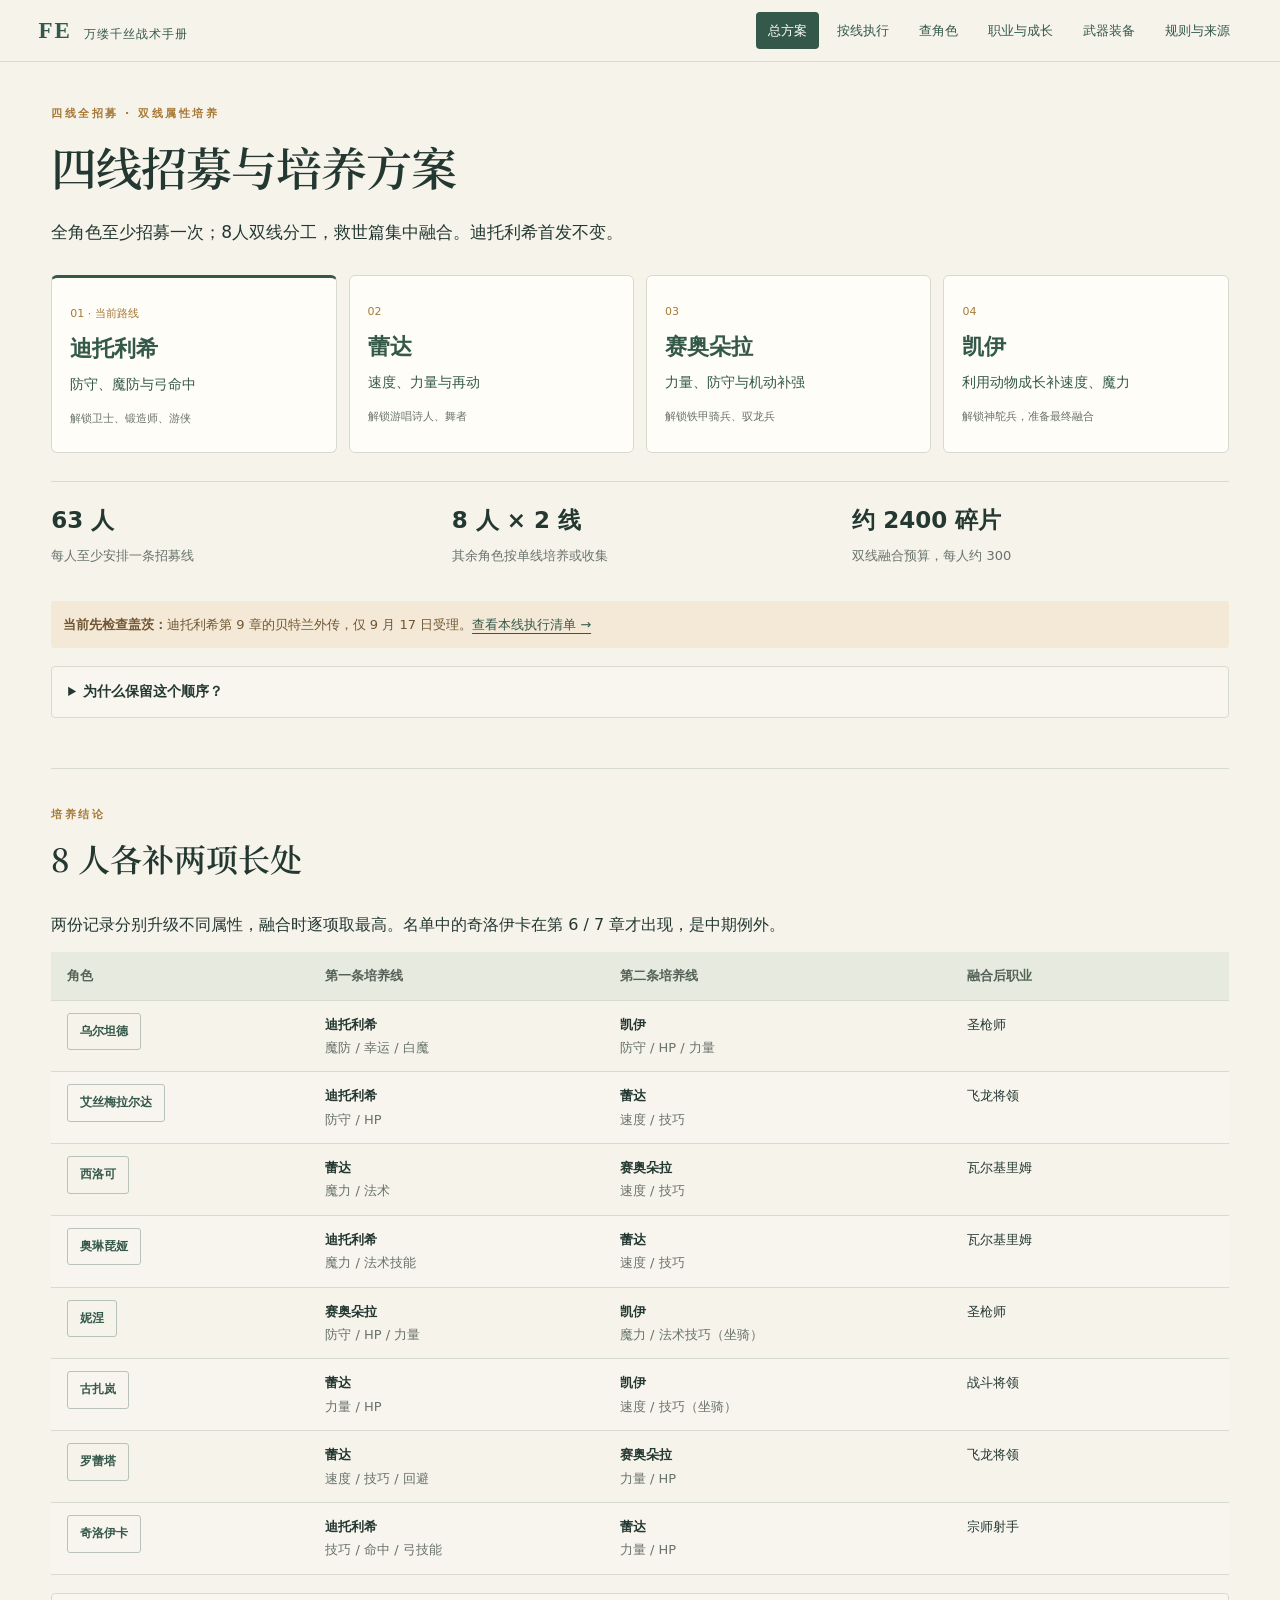
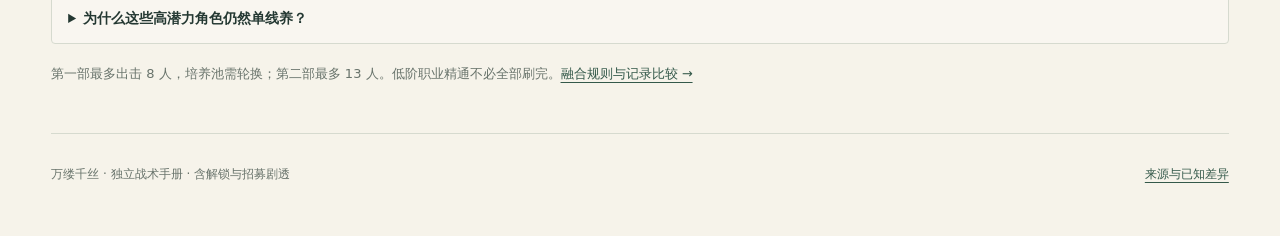
<file: index.html>
<!doctype html>
<html lang="zh-CN"><head><meta charset="utf-8"><meta name="viewport" content="width=device-width,initial-scale=1"><meta name="description" content="火焰纹章万缕千丝：63角色四线招募与培养、60职业和95武器。按解锁顺序执行的双线属性分工，附成长雷达与融合记录比较。"><title>万缕千丝 · 职业与武器实战图鉴</title><link rel="stylesheet" href="style.css"><script>document.documentElement.classList.add("js")</script></head><body>
<header><a class="brand" href="#intro">FE<span>万缕千丝战术手册</span></a><nav aria-label="主要导航"><a href="#intro" data-nav="overview">总方案</a><a href="#route-plan" data-nav="routes">按线执行</a><a href="#character-roster" data-nav="characters">查角色</a><a href="#classes" data-nav="classes">职业与成长</a><a href="#weapons" data-nav="weapons">武器装备</a><a href="#basics" data-nav="reference">规则与来源</a></nav></header>
<main><section id="intro" class="hero" data-page="overview"><p class="eyebrow">四线全招募 · 双线属性培养</p><h1>四线招募与培养方案</h1><p class="lead">全角色至少招募一次；8人双线分工，救世篇集中融合。迪托利希首发不变。</p>
<div class="order-cards">
<a href="#route-plan" data-open-route="hr2"><span>01 · 当前路线</span><h3>迪托利希</h3><p>防守、魔防与弓命中</p><small>解锁卫士、锻造师、游侠</small></a>
<a href="#route-plan" data-open-route="hr4"><span>02</span><h3>蕾达</h3><p>速度、力量与再动</p><small>解锁游唱诗人、舞者</small></a>
<a href="#route-plan" data-open-route="hr3"><span>03</span><h3>赛奥朵拉</h3><p>力量、防守与机动补强</p><small>解锁铁甲骑兵、驭龙兵</small></a>
<a href="#route-plan" data-open-route="hr1"><span>04</span><h3>凯伊</h3><p>利用动物成长补速度、魔力</p><small>解锁神鸵兵，准备最终融合</small></a></div>
<div class="overview-facts"><div><b>63 人</b><span>每人至少安排一条招募线</span></div><div><b>8 人 × 2 线</b><span>其余角色按单线培养或收集</span></div><div><b>约 2400 碎片</b><span>双线融合预算，每人约 300</span></div></div>
<p class="notice"><b>当前先检查盖茨：</b>迪托利希第 9 章的贝特兰外传，仅 9 月 17 日受理。<a href="#route-plan">查看本线执行清单 →</a></p>
<details><summary>为什么保留这个顺序？</summary><div class="detailbody"><p>迪线先取得防守与物理职业；蕾达线补速度和再动；女王线开放更完整的骑乘/飞行职业；凯伊最后利用动物友好成长。每条培养路径只用当时已解锁的职业。</p><p>把凯伊提早能提前开放神鸵兵，但其他路线不能直接复制他的动物培养条件；本方案没有足够收益要求改动你偏好的顺序。第一条线已升过的等级照常保留，后续向目标调整即可。</p></div></details>
</section>
<section id="multi-plan" data-page="overview"><div class="sectionhead"><div><p class="eyebrow">培养结论</p><h2>8 人各补两项长处</h2></div></div><p>两份记录分别升级不同属性，融合时逐项取最高。名单中的奇洛伊卡在第 6 / 7 章才出现，是中期例外。</p><div id="multiTable" class="tablewrap"></div>
<details><summary>为什么这些高潜力角色仍然单线养？</summary><div class="detailbody"><p><b>穆：</b>蕾达初始加入，个人技能已使有效力量、速度、技巧各50；其他线名声7—9，默认把经验集中在本线。<b>卡塔妮雅：</b>蕾达名声2，其他线7—10，适合本线飞行核心。<b>亚历珊德拉：</b>女王名声6但第8章出场，其他线也不够早。<b>努佐：</b>力量50、速度55很优秀，但凯伊第8章、女王第9章、蕾达第10章才出现，选凯伊单线。</p><p><b>谭利穆恩/爱娜特莉亚：</b>高成长并不改变他们第三部才入队、无法做四线早期融合的事实。<b>索绯雅：</b>治疗额外+10足够支持单线专职治疗，无需为成长总和重复刷她。</p></div></details>
<p class="quiet">第一部最多出击 8 人，培养池需轮换；第二部最多 13 人。低阶职业精通不必全部刷完。<a href="#fusion">融合规则与记录比较 →</a></p></section>
<section id="route-plan" data-page="routes"><div class="sectionhead"><div><p class="eyebrow">执行清单</p><h2>选择正在游玩的路线</h2></div></div>
<div class="route-tabs" id="routeTabs" role="tablist" aria-label="选择故事线"></div>
<div id="routeOverview"></div><div id="routeCoverage" class="quiet"></div>
<div class="execution-links"><a href="#deadlines">限时任务</a><a href="#unlock-order">职业解锁</a><a href="#character-roster">跨线查人</a></div><details id="unlock-order"><summary>本方案职业解锁时间表</summary><div class="detailbody"><div class="tablewrap"><table><thead><tr><th>当前阶段</th><th>需要解锁</th><th>后续可使用 / 不能使用</th></tr></thead><tbody>
<tr><td>① 迪托利希</td><td>名声6挑战取得卫士；强化战技10次取得锻造师；名声10挑战取得游侠。</td><td>本线游侠晚解锁，未取得时用剑客/侍道或狙击手过渡。不能提前用驭龙兵、神鸵兵。</td></tr>
<tr><td>② 蕾达</td><td>酒馆兴行「我想制作并推出新商品4」取得游侠/游唱诗人；第9章舞者的继承人支线给蕾达取得舞者。</td><td>可使用前线已取得的职业。飞行角色继续天翼兵，不能把后面的驭龙兵写进本线升级记录。</td></tr>
<tr><td>③ 赛奥朵拉</td><td>完成战备增强8项取得铁甲骑兵；14项取得驭龙兵；卫士已从迪线取得。</td><td>第二部前把飞行技能准备好；驭龙尚未取得时继续原中级职，不能提前用凯伊的神鸵兵。</td></tr>
<tr><td>④ 凯伊</td><td>卡斯托尔训练Lv.7取得神鸵兵；欧若拉Lv.8可取得驭龙兵；贝特兰Lv.10可取得游唱诗人（本方案已从蕾达取得）。</td><td>可用前三线取得的职业。优先捕获并提高友好，成长时必须真的配备兼容动物。</td></tr>
<tr><td>救世篇</td><td>第1区段后最上级；对应神殿复兴任务解锁部分职业；第4区段特殊资格开启神将。</td><td>最上级/神将仅作为融合后的终点，不倒灌进前面四线的培养路径。</td></tr>
</tbody></table></div></div></details>
<details id="deadlines"><summary>限时任务与隐藏角色前置</summary><div class="detailbody"><div class="tablewrap"><table><thead><tr><th>提前完成 / 指定路线</th><th>角色与实际招募</th><th>时限 / 操作</th></tr></thead><tbody>
<tr><td>迪线：贝特兰外传</td><td>盖茨；贝特兰（第三部）；其他路线的佩佩条件</td><td>第9章9月17日，仅当天。盖茨在第12章11月4日后找本人，支援3/名声10。</td></tr>
<tr><td>迪线：谭利穆恩外传</td><td>乌修拉（迪名声7/支援3）；谭利穆恩（第三部）</td><td>9月17—19日第一段；10月1—12日后续段。不要只看到初次出现就当作已完成外传。</td></tr>
<tr><td>迪或蕾达：亡妹的饰品支线</td><td>齐利科、内森（第二部）</td><td>第一部第9章检查「亡妹的饰品」。第二部手动打第2章击败齐利科；之后内森登场时由齐利科击败。两站的正式加入章编号在资料中不一致，操作条件一致。</td></tr>
<tr><td>蕾达：爱娜特莉亚外传</td><td>沙兰（蕾达名声8/支援3）；爱娜特莉亚（第三部）</td><td>第10章10月5—17日；完成后分别检查沙兰交涉及第三部第2区段合流。</td></tr>
<tr><td>女王：欧露赫露外传</td><td>迪雅各（女王名声8/支援2）；欧露赫露（第三部）</td><td>女王第12章10月18—27日；其他路线也可做，指定女王是收集分工。</td></tr>
<tr><td>女王：贝特兰外传</td><td>佩佩（女王名声7/支援2）</td><td>第11章9月17—25日；这使佩佩虽名声7也属于后期，不当早期核心。</td></tr>
<tr><td>第三部救援任务</td><td>盛托利翁</td><td>第2区段完成「盛托利翁的救援请求」并与本人对话，地点以任务追踪为准。</td></tr>
<tr><td>完成女王线；第三部第5区段</td><td>库拉普卡</td><td>在第5区段战斗让其活下来，第6区段加入；女王线前置尚有来源保留措辞，本方案全部完成以覆盖它。</td></tr>
<tr><td>序幕/救世篇固定故事</td><td>救世主、红花、特洛伊亚；亚丝望、塔霍尼雅</td><td>前三者为主角/序幕同伴，后两者第三部第5区段加入，无四线支援/名声门槛。</td></tr>
</tbody></table></div></div></details><div class="filters"><label>筛选角色<input id="recruitSearch" placeholder="中/日/英文名、职责或培养目标"></label><label>名单<select id="recruitMode"><option value="planned">本方案需要招募</option><option value="available">本线全部可招</option><option value="training">本线重点培养</option><option value="unfinished">本方案尚未勾选招募</option></select></label><label>排序<select id="recruitSort"><option value="timing">已知章节下限</option><option value="reputation">名声门槛</option><option value="appearance">初次出场章节</option></select></label><label>显示<select id="recruitView"><option value="table">路线执行表</option><option value="cards">详细卡片</option></select></label></div>
<p class="quiet">章节下限＝已知出场与外传条件中较晚的一项；还需达到名声、支援和交涉条件。它不保证当章即可入队。晚入队从当前可认证阶段开始，无需回刷低阶。</p><p id="recruitCount" class="quiet" aria-live="polite"></p><div id="recruitExecution" class="tablewrap"></div><div id="recruitCards" class="cards"></div></section>
<section id="character-roster" data-page="characters"><div class="sectionhead"><div><p class="eyebrow">角色检索</p><h2>查招募条件与跨线分工</h2></div></div>
<div class="filters"><label>查找角色<input id="rosterSearch" placeholder="名字、潜力、角色定位"></label><label>显示<select id="rosterScope"><option value="all">全部63角色</option><option value="multi">8个双线培养</option><option value="single">单线培养 / 收集</option><option value="late">第二部 / 第三部 / 序幕</option><option value="missing">尚未勾选招募</option></select></label></div><p id="coverageCount" class="quiet" aria-live="polite"></p><div id="rosterPicker" class="roster-picker" aria-label="角色搜索结果"></div><div id="personDetail"></div><details id="all-routes-matrix"><summary>展开四线招募对照表 · 63 人</summary><div class="tablewrap" id="rosterMatrix"></div></details><details id="tierOverview" class="px-overview"><summary>三位UP档位总览</summary></details></section>
<section id="late-recruits" data-page="characters"><div class="sectionhead"><div><p class="eyebrow">后期招募</p><h2>序幕、战争篇与救世篇角色</h2></div></div>
<details><summary>展开 13 名后期 / 特殊阶段角色</summary><div id="lateCards" class="cards"></div></details></section>
<section id="classes" data-page="classes"><div class="sectionhead"><div><p class="eyebrow">职业查询</p><h2>职业图鉴与转职条件</h2></div></div><p>转职通常没有固定前置职业：看考试许可、技能等级与解锁条件。主要技能须满足，选择技能任选其一；理想等级是参考，不是硬门槛。</p>
<div class="tierline"><span>起始<b>2职</b></span><span>初级<b>5职 · 理想Lv.5</b></span><span>中级<b>12职 · Lv.20</b></span><span>上级<b>17职 · Lv.35</b></span><span>最上级<b>16职 · Lv.45</b></span><span>神将<b>8职 · 特殊资格</b></span></div><p class="quiet">普通初/中/上级门槛分别为名声1/4/8；特殊职业按各自任务开放。最上级通常在救世篇第1区段完成后开放。一个路线解锁的职业可供其他路线使用，不能简单称为“永久路线专属”。</p>
<details><summary>查看培养路线与“继承”的正确理解</summary><div class="detailbody"><p>转职不等于沿箭头自动升级。下表按职责与技能投入安排；所有职业的真实考试要求见下方卡片，<b>主要技能要满足；选择技能选其一</b>。精通是带走技能，认证是取得转职资格，两者独立。</p><div class="tablewrap"><table><thead><tr><th>工作</th><th>入门与中级</th><th>上级</th><th>后期方向</th><th>为什么这样走</th></tr></thead><tbody>
<tr><td>高速剑</td><td>猎兵/斗士 → 剑客</td><td>侍道</td><td>刀剑将领 → 刃辉神将</td><td>集中剑术、速度与必杀；力量不足可借土匪/勇士阶段补强。</td></tr>
<tr><td>力量输出</td><td>斗士 → 土匪</td><td>勇士</td><td>战斗将领 → 永霸神将</td><td>剑斧拳共享投入；选择战技和命中支援比单看斧威力重要。</td></tr>
<tr><td>专职射手</td><td>猎兵 → 弓箭手</td><td>狙击手</td><td>宗师射手</td><td>把命中集中到长射程、克飞行任务；不必硬转神将。</td></tr>
<tr><td>剑弓游击</td><td>猎兵 → 恶棍</td><td>游侠</td><td>探影者 → 绝祸神将</td><td>速度、开锁与武器灵活性；与纯弓命中路线区分。</td></tr>
<tr><td>骑射</td><td>猎兵 → 弓箭手/战车兵</td><td>森林骑士</td><td>弓骑士</td><td>需要兼修马术；战车无法回避，不能当普通回避骑射手。</td></tr>
<tr><td>物理盾</td><td>士兵 → 重装步兵</td><td>巨型重甲兵</td><td>要塞；另修马术走英勇骑士</td><td>守窄口、物理诱敌；魔法防线仍需其他队友。</td></tr>
<tr><td>枪与治疗</td><td>士兵 → 轻骑兵等练枪</td><td>卫士</td><td>圣枪师 → 岚枪神将</td><td>枪术为主，靠职业权限补白魔支援。</td></tr>
<tr><td>机动近战</td><td>飞鸵兵/士兵 → 轻骑兵/骑甲鸵兵</td><td>荣光骑士；铁甲骑兵</td><td>奥利哈铁骑/英勇骑士 → 烈骏神将</td><td>骑乘并非一条固定树，按地图地形与耐久需求分流。</td></tr>
<tr><td>飞行突击</td><td>女性可天翼兵；其他角色兼修飞行</td><td>驭龙兵</td><td>飞龙将领；女性可圣天翼兵</td><td>提前准备飞行技能；注意克飞行攻击。</td></tr>
<tr><td>黑魔输出</td><td>诅咒师 → 萨满巫师</td><td>先知</td><td>德鲁伊 → 圣转神将</td><td>先看角色魔法表；后期转职可能失去白魔权限。</td></tr>
<tr><td>治疗/魔骑</td><td>诅咒师 → 牧师</td><td>主教/游唱诗人</td><td>贤士/瓦尔基里姆 → 圣转神将</td><td>次数、回复加成与移动范围影响救人效率。</td></tr>
<tr><td>拳与白魔</td><td>斗士 → 斗拳手</td><td>勇士等过渡</td><td>武僧 → 破拳神将</td><td>提前练白魔；物理拳与魔法手甲按个人能力选择。</td></tr>
<tr><td>混合攻击</td><td>物理/法术起点均可</td><td>锻造师/神鸵兵</td><td>高阶墓志铭等</td><td>斧黑魔、骑乘黑魔、剑黑魔各有权限组合，培养成本更高。</td></tr>
<tr><td>再动</td><td>蕾达第9章支线解锁</td><td>舞者</td><td>神乐神将；也可继续舞者</td><td>把行动送给当前最需要行动的队友，比舞者自身输出更重要。</td></tr>
<tr><td>战象</td><td>提前练马术</td><td>救世篇解锁战象兵</td><td>特殊职责，不是必须再升一阶</td><td>坐骑、冲撞与无法回避机制独立评估。</td></tr></tbody></table></div></div></details>
<div class="filters"><label>查找职业<input id="classSearch" placeholder="名称、定位、武器，例如：白魔术"></label><label>层级<select id="tier"><option value="">所有层级</option><option value="0">起始</option><option value="1">初级</option><option value="2">中级</option><option value="3">上级</option><option value="4">最上级</option><option value="5">神将</option></select></label><label>装备权限<select id="permission"><option value="">所有权限</option><option>剑术</option><option>枪术</option><option>斧术</option><option>箭术</option><option>格斗术</option><option>黑魔术</option><option>白魔术</option></select></label></div><p id="classCount" class="quiet" aria-live="polite"></p><div id="classCards" class="cards"></div></section>
<section id="growth" data-page="classes"><div class="sectionhead"><div><p class="eyebrow">数据比较</p><h2>职业成长加成</h2></div></div><p>图中是<b>职业成长加成（百分点）</b>，不是角色总成长，也不是立刻增加的属性。例如个人力量40% + 职业15个百分点 = 升级力量成长55%。连续20级带来的职业贡献期望为3点，并非保证获得3点。</p><div class="filters"><label>数值来源<select id="growthSource"><option value="growth">Game8 日文职业页</option><option value="alternative">GameWith 职业表</option></select></label><label>职业 A<select id="compare0"></select></label><label>职业 B<select id="compare1"></select></label><label>职业 C<select id="compare2"></select></label></div><div class="comparegrid"><div id="radar"></div><div><div id="legend"></div><div class="tablewrap" id="growthTable"></div><p class="quiet">统一坐标范围 -20 至 +35；虚线圈为0，负成长不会被截成0。雷达面积不是“强度”。移动、魔法权限和再动不在图内。</p><div id="growthWarn" class="notice"></div></div></div><details><summary>成长率与立即能力补正有什么区别？</summary><div class="detailbody"><p>成长加成影响升级时获得属性的概率；职业能力补正是穿上该职业立即加减的属性，转走通常随之改变。不要把“力量+3的职业补正”当作“力量成长+3%”。职业卡片展开后列出这两种数据。</p><p>公开攻略对23个职业存在至少一项数值分歧，部分集中在速度/技巧。这里同时保留两套完整来源，<b>没有用平均值伪造精确答案</b>。没有游戏实测或官方数据表裁决前，不宜据争议的5个百分点规划不可逆培养。</p></div></details></section>
<section id="weapons" data-page="weapons"><div class="sectionhead"><div><p class="eyebrow">装备决策</p><h2>武器采购与保留建议</h2></div></div><details><summary>五类武器的定位与职业适配</summary><div class="tablewrap"><table><thead><tr><th>类别</th><th>核心定位</th><th>适合职业/能力</th><th>需要补的短板</th></tr></thead><tbody>
<tr><td>剑</td><td>通常轻、准；追击伤害有加成，适合双击。雷电剑等补魔法攻击面。</td><td>剑客/侍道/刀剑将领；剑弓游击；高魔力混合职用雷电剑。</td><td>高防敌靠特效或魔法剑，不能只用铁剑硬磨。</td></tr>
<tr><td>枪</td><td>对骑兵，标枪补1—2格；兼顾输出与前线。</td><td>骑兵、枪盾、飞行；卫士/圣枪师可兼治疗。</td><td>重量、命中与是否失去追击；特殊枪的魔法战技要看魔力。</td></tr>
<tr><td>斧</td><td>高威力、最低伤害保障（命中时至少5）；破甲/克骑工具多。</td><td>土匪/勇士/战斗将领；锻造师可发挥魔法战技。</td><td>常较重且低命中。神击巨额伤害不等于稳定输出。</td></tr>
<tr><td>弓</td><td>克飞行、常规2格；短弓补1格、长弓战技扩射程。</td><td>狙击手/宗师射手补命中；游侠、骑射、战车按机动与反击需求选。</td><td>普通弓无法贴身反击；战弓重而不准；风弓不自动变魔法伤害。</td></tr>
<tr><td>手甲</td><td>轻量、近身、回避；远程圈轮与魔法手甲大幅改变用途。</td><td>斗拳手/战斗将领；武僧/破拳神将适合魔法拳与白魔。</td><td>本作不能照搬“拳套必定两连击”；魔法拳需魔力，物理拳需力量。</td></tr>
<tr><td>黑/白魔术</td><td>黑魔偏输出、白魔偏治疗支援；具体功能依角色魔法表。</td><td>对应法职与混合职；同时满足角色学习和职业权限。</td><td>不是下方商店武器的第六类；不同角色不能直接照抄同一法术方案。</td></tr></tbody></table></div>
</details><div class="callout">弓的快速判断：短弓补近身反击；长弓靠战技打3—5格；风弓适合轻量回避；亚革杰之弓偏控制；卡拉的弓提供3—10格战技。<b>先解答你的弓例子：</b>短弓＝贴身攻防工具，建议留1；长弓＝3—5格战技，建议留1；风弓＝轻量回避构筑，按需求买；亚革杰之弓＝低命中的双重控制，不是通用神器；卡拉的弓＝3—10格战技，是另一件有明显战略价值的奖励弓。</div>
<div class="filters"><label>查找武器<input id="weaponSearch" placeholder="名称、用途、获取，如：风弓、克重装"></label><label>种类<select id="weaponType"><option value="">五类全部</option><option>剑</option><option>枪</option><option>斧</option><option selected>弓</option><option>手甲</option></select></label><label>建议<select id="priority"><option value="">所有建议</option><option>优先留1</option><option>按构筑</option><option>剧情保留</option><option>普通补给</option></select></label><label class="check"><input type="checkbox" id="onlySaved">仅看我的采购/保留清单</label></div><p class="quiet">“优先留1”是条件性建议，不代表每条路线都必须立刻花钱。“剧情保留”表示有独特用途或升级关联，不等于已证实永久错过。收藏仅保存在当前浏览器。</p><p id="weaponCount" class="quiet" aria-live="polite"></p><div id="weaponCards" class="cards"></div></section>
<section id="gear" data-page="weapons"><div class="sectionhead"><div><p class="eyebrow">盾与饰品</p><h2>盾、饰品与消耗品</h2></div></div><p>下表列出常用盾、饰品与消耗品的效果和用途；数值来源见「规则与来源」。</p><div class="tablewrap"><table><thead><tr><th>装备</th><th>效果 / 重量</th><th>战术判断</th></tr></thead><tbody>
<tr><td>木制盾 / 青铜盾 / 铁盾 / 达·米纳盾</td><td>防守+1/+2/+3/+4；重2/3/4/5</td><td>稳定减物理伤害，但别因重量丢追击或被追击；不是越高级越适合每人。</td></tr>
<tr><td>除魔盾 / 封魔盾</td><td>防守+1，魔防+2/+5；重3/4</td><td>补法术生存的工具；适合前排需接少量魔法时换用。</td></tr>
<tr><td>魔道之杖</td><td>魔力+3；重3</td><td>高魔力攻击者或治疗者考虑，仍检查攻速。</td></tr>
<tr><td>治愈之杖</td><td>魔法治疗量+10；重3</td><td>更直接提高救人能力，纯治疗者常比堆攻击更有用。</td></tr>
<tr><td>疾风戒指 / 幻影戒指</td><td>速度+3、重2 / 回避+5、重3</td><td>净攻速与净回避需要连重量一起算，不是面板写+3就净多3攻速。</td></tr>
<tr><td>巨人戒指</td><td>体格+4，回避-20；重0</td><td>帮助负担重武器，适合不靠回避的角色；高速闪避者谨慎。</td></tr>
<tr><td>射手戒指 / 猎人戒指</td><td>命中+5、重3 / 必杀+3、重4</td><td>关键补刀优先稳定命中，低幅随机必杀不是安全保障。</td></tr>
<tr><td>猎毒宝珠</td><td>对中毒敌伤害×1.3；重15</td><td>毒队爆发联动，重量极高；先算是否因此失去追击。</td></tr>
<tr><td>破剑者 / 破枪者 / 破斧者 / 破弓者护符</td><td>对对应武器敌人命中、回避+15；重4</td><td>根据下一张地图敌军配装，专门对策比泛用小饰品更明确。</td></tr>
<tr><td>挑战宝珠</td><td>双方武器类型相同，攻击+3；重5</td><td>看敌军构成，满足条件才有收益。</td></tr>
<tr><td>祝胜宝珠 / 至福之舌</td><td>击杀后小/中幅自疗；重3/8；舌有诅咒1</td><td>收割角色可续航；后者的诅咒和重量须额外评估。</td></tr>
<tr><td>混乱面具 / 疯狂面具</td><td>对混乱敌伤害×1.5、诅咒1、重3 / 自身混乱时回避+30</td><td>异常状态构筑件；没有可控混乱来源时不值得硬凑。</td></tr>
<tr><td>魅惑面具</td><td>以魅力÷2%的概率使敌命中-20</td><td>魅力构筑防守件，概率减伤不能承担必定存活的任务。</td></tr>
<tr><td>轰炎 / 迅雷 / 翠岚宝珠</td><td>战技：30%命中+20 / 10%伤害×1.5 / 30%回避+20；均重5</td><td>是概率上限，不是稳定基础。不要把触发后命中当作平时命中。</td></tr>
<tr><td>奇迹 / 追击 / 风来 / 精灵宝珠</td><td>3%免伤 / 5%追加追击 / 5%免被追击 / 受魔法时30%回避+20；均重5</td><td>低概率收益通常低于稳定配置；没有触发也能活才可依赖。</td></tr>
<tr><td>加护之露 / 安宁之露</td><td>至下一阶段伤害减半 / 免受必杀；各耐久1</td><td>高风险回合的消耗品，适合解决明确的生存门槛。</td></tr>
</tbody></table></div></section>
<section id="basics" data-page="reference"><div class="sectionhead"><div><p class="eyebrow">基本规则</p><h2>理解培养与装备的四条规则</h2></div></div><div class="explain-grid"><article><h3>角色 ≠ 职业 ≠ 武器</h3><p>角色有个人成长、个人技能和可学魔法；职业决定武器/魔法权限、职业能力和成长加成；武器决定本次攻击的威力、重量、射程及特效。同职业的两个人不一定适合同一种装备。</p></article><article><h3>能打中、能追击，才有面板价值</h3><p>物理攻击看力量与敌方物理防御，魔法攻击看魔力与魔防。技巧、速度等影响命中和攻速。重量会压低攻速；从两击变一击时，多几分威力可能是亏的。换装后优先看战斗预览。</p></article><article><h3>普攻与战技是两件事</h3><p>普通物理攻击不消耗武器耐久，战技会消耗。耐久0会降低威力/命中并不能再用战技；第6章开放锻造修理后，用材料与金钱维护。表中都是未锻造基础值，强化可能新增效果。</p></article><article><h3>“高阶”不等于无条件更好</h3><p>别为阶级牺牲再动、治疗权限、移动或合适的成长。职业精通能力可用于跨职搭配（需按技能槽装备）；职业自带能力通常随转职变化。最上级和神将也不能替代队伍分工。</p></article></div>
<div class="callout"><b>新手购买顺序：</b>先补队伍缺少的射程与克制手段 → 再补命中与生存 → 最后追求面板。<strong>战术上重要，不等于获取上稀缺。</strong>一把能买到的短弓，也可能比稀有高威力武器更能解决当前地图。</div>
<details><summary>魔法、诅咒、颜色与重量：最容易误读的四件事</summary><div class="detailbody"><p><b>魔法：</b>不是像普通武器一样人人拿来就能用。角色技能学习表与当前职业权限都要满足；使用次数会在主要战斗之间，或探索中的休整/用餐后恢复。魔法武器则由武器或战技明确写出的“魔法攻击”决定；风弓、魔枪的名称本身不构成证据。</p><p><b>诅咒：</b>紫色/诅咒不是稀有度排行榜。诅咒装备会与角色的圣焰类型、量表机制互动；不同角色并非统一“每次掉血”。部分后期敌人的冥府加护会使诅咒武器触发相消，出现无法正常造成伤害的情况，角色例外需看技能。因此早期好用的邪斧，不等于后期通吃。</p><p><b>没有传统剑枪斧三角：</b>本作更强调类别特性：剑的追击伤害加成、枪对骑兵、斧的最低伤害保障、弓对飞行、手甲轻量回避。特效看敌人的类别，不是看到“弓”就能克所有骑兵。</p><p><b>总重量：</b>盾、饰品也占重量。加了防守却被多追击一次，净损失可能更大。应在己方阶段换装后重新看攻速、命中和对方伤害；不要只给每个人堆最重的盾。</p></div></details></section>
<section id="fusion" data-page="reference"><div class="sectionhead"><div><p class="eyebrow">因果融合</p><h2>属性逐项取最高</h2></div></div>
<p>完成第一部第12章、第二部最后一章后保存培养记录。救世篇第2区段与角色合流后，到因果祭坛融合。属性和等级取高，已学能力整合；技能熟练度的合并方式仍有来源分歧，考试门槛请实际练够。<b>本方案不依赖自动合算到S</b>，仍在对应路线实际练够考试门槛。</p>
<div class="tablewrap"><table><thead><tr><th>凯伊重点对象</th><th>默认培养职 / 配备动物</th><th>为什么这样分配</th></tr></thead><tbody>
<tr><td>古扎岚</td><td>飞鸵兵 → 骑甲鸵兵并继续服役；野生欧鲁尼乌斯</td><td>满友好速度成长额外+10。骑甲鸵兵自身速度资料为+10/+15，合并为+20/+25，仍高于游侠+15；技巧动物修正资料有差异，实装后看面板。</td></tr>
<tr><td>妮涅、凯伊</td><td>神鸵兵；玛吉尼乌斯</td><td>职业魔力+10、满友好动物+15，共+25，高于普通先知+20。动物未取得或未养满时，先知的纯魔力成长可能更高；先按实际状态过渡。</td></tr>
<tr><td>媞雅拉</td><td>游唱诗人；莫诺凯洛斯</td><td>移动治疗；满友好动物魔防+10与职业魔防+15协作。其他线已解锁诗人，凯伊不用等名声10训练才转。</td></tr>
<tr><td>皮特鲁、哈尔温</td><td>战车兵；汗血马</td><td>集中弓技巧、力量与耐久。战车兵之道随等级变化；既有攻略对Lv35/45增量和坐骑数字不一致，不在模拟中伪造固定最终成长。</td></tr>
<tr><td>乌尔坦德</td><td>士兵 → 重装 → 巨型重甲</td><td>凯伊队伍缺物理墙，稳定防守培养与迪线魔防/幸运互补。不能因为在凯伊线，就把较低友好的骑乘当成必定高于重甲。</td></tr>
</tbody></table></div>
<details><summary>终盘8个神将名额建议与普通职业终点</summary><div class="detailbody"><p>神将每种同时只能一人，普通最上级可多人使用。这里给一个名额方案：迪托利希→刃辉；蕾达→神乐；穆→永霸；爱娜特莉亚→破拳；奇洛伊卡→绝祸；赛奥朵拉→岚枪；古扎岚→烈骏；西洛可→圣转。其他角色按角色详情中的普通终点培养。名额道具和S级技能在第三部再准备，不假装第一部就能认证。</p></div></details>
<p class="quiet">填入实际记录，比较逐项最高值；空白保持未知。此工具不模拟职业补正剥离或技能熟练度。</p><div class="filters"><label>双线角色<select id="fusionPerson"></select></label></div><div id="fusionInputs"></div><div id="fusionResult" class="tablewrap" aria-live="polite"></div>
<details><summary>本次证据与没有裁决的差异</summary><div class="detailbody"><p>角色与招募采用GameWith汇总及63角色原始页面，辅以AlGest四线条件表、Game8招募/外传/隐藏角色页。主角男女形态合并算1名角色，因此部分站点按男女拆开会显示64条。个人成长快照部分数值有跨站差异，页面写明采用哪份数值；穆使用已经计入个人技能的有效值，不重复加20。</p><p>奇洛伊卡圣水数量按路线校正为迪/蕾达3、凯伊/女王8。盖茨的第4章仅是初次出场，真实招募第12章。齐利科、内森正式加入章节及部分第三部加入区段、盛托利翁对话地点有差异，保留操作条件及差异说明。</p><p>跨线融合成本与每次逐项取高得到多个来源支持；玩家报告每个额外路线各付一次，故本方案仅选双线并预算每人300。尚未直接读取游戏存档或执行实测，不把“综合潜力”标为官方能力上限，也不保证随机升级的最终数字。</p><div class="links"><a href="https://gamewith.jp/fefw/574062" target="_blank" rel="noreferrer">GameWith 招募</a><a href="https://gamewith.jp/fefw/573109" target="_blank" rel="noreferrer">GameWith 全角色成长</a><a href="https://al-gest.com/?p=267008" target="_blank" rel="noreferrer">AlGest 四线条件</a><a href="https://game8.jp/fe-banshisenko/816778" target="_blank" rel="noreferrer">Game8 外传时限</a><a href="https://game8.jp/fe-banshisenko/816920" target="_blank" rel="noreferrer">Game8 隐藏角色</a><a href="https://gamewith.jp/fefw/579505" target="_blank" rel="noreferrer">GameWith 因果融合</a><a href="https://appmedia.jp/fe_banshisenkou/80431381" target="_blank" rel="noreferrer">AppMedia 融合</a><a href="https://note.com/fe_fan/n/n83ff2eb15daf" target="_blank" rel="noreferrer">玩家融合记录</a><a href="https://note.com/nurupoppo/n/nafc270f0ad75" target="_blank" rel="noreferrer">玩家互补培养实战</a><a href="https://game8.jp/fe-banshisenko/816904" target="_blank" rel="noreferrer">Game8 动物成长</a><a href="https://www.nintendo.com/jp/interview/aacsa/02.html" target="_blank" rel="noreferrer">任天堂 开发者说明</a></div></div></details></section>

<section id="sources" data-page="reference"><div class="sectionhead"><div><p class="eyebrow">资料依据</p><h2>中文译名与机制来源</h2></div></div><div class="callout"><b>中文译名统一采用你指定的资料站。</b><p>已逐项校对63名角色、60个职业、95件武器，并统一页面中的任务、地点、坐骑、魔法和常用术语。旧名与日文名仍可搜索；数值及战术建议继续保留各自来源。</p><div class="links"><a href="https://cn.fire-emblem-fw.site/" target="_blank" rel="noreferrer">中文资料站 ↗</a></div></div><p>查阅的是下列攻略的原始页面和职业/武器明细，不是游戏可执行文件或官方内部数据。数值与获取属于资料事实；各卡片“实战判断”和“替代/代价”是结合这些机制、攻略评价形成的分析，不伪装为作者逐件实测。</p><div class="sourcegrid">
<article><h3>职业与成长</h3><a href="https://game8.jp/fe-banshisenko/816408" target="_blank" rel="noreferrer">Game8 日文：全职业与转职条件 ↗</a><p>58个可转职业页用于成长与能力补正。每张职业卡直接连到对应页面。</p><a href="https://gamewith.jp/fefw/573025" target="_blank" rel="noreferrer">GameWith：60职业汇总 ↗</a><p>交叉核对权限、技能、考试和成长；保留与Game8不一致的数据。</p><a href="https://github.com/Rico0319/Fortunes-Weave-Helper" target="_blank" rel="noreferrer">Game8 英文快照数据集 ↗</a><p>用于职业精通能力的辅助解读。该快照有错误；最终精通效果另与日文职业页核对。</p></article>
<article><h3>装备基础事实</h3><a href="https://altema.jp/febansisenkou/bukiitiran" target="_blank" rel="noreferrer">Altema：95件武器表 ↗</a><p>记录技能门槛、耐久、威力、重量、命中、回避、必杀、射程、诅咒与获取。明确修正的项目在卡片注明。</p><a href="https://gamewith.jp/fefw/578494" target="_blank" rel="noreferrer">GameWith：风弓详细数据 ↗</a><p>核对回避10、重量5、商店售价/库存与其他来源，避免将背景描述当战斗机制。</p><a href="https://gamecap.jp/fe_fw/soubi.html" target="_blank" rel="noreferrer" id="gearLink">攻略の巣窟：装备资料 ↗</a><p>用于非武器装备代表项；该页列明重量与触发条件。</p></article>
<article><h3>实战与玩家视角</h3><a href="https://wap.gamersky.com/gl/Content-2222733.html" target="_blank" rel="noreferrer">游民星空转载 NGA：第一部装备选择 ↗</a><p>侧重早期投入效率与实战配置，适合避免用终盘排行榜指导早期采购。</p><a href="https://game8.jp/fe-banshisenko/822235" target="_blank" rel="noreferrer">Game8：最强武器及个别评价 ↗</a><p>重点参考特殊射程、魔法攻击、突破冥府加护等评价逻辑；其排名偏终盘，不能直接等同“现在必须买”。</p><p>本手册没有按稀有名称机械排序，也没有把随机箱子来源等同于稳定无限补给。</p></article></div>
<details><summary>公开差异与尚未确认事项</summary><div class="detailbody"><ul><li>23个职业的至少一项成长数值有来源差异；雷达可切换来源，表格会显示另一来源的值。速度/技巧疑似存在部分对调，但没有实测证据时不擅自改表。</li><li>净化剑门槛采用剑E；对魔铁甲射程采用1；投枪射程更正为1—2；长弓狙击的命中修正暂不裁决。</li><li>扎尔莫克西斯基础数值在所查表中缺失，保留“未核实”。</li><li>“商店有库存1”仅说明该店；“目前只查到一个来源”不证明永久唯一。仅安萨拉改等有明确事件步骤的条目提示检查事件，未声称所有错过后均不可补救。</li><li>精通效果已与Game8日文职业页核对。“神舞”实际为魅力+10，不应误解为额外范围再动。圣转神将的回复加成在GameWith有重复列项，未擅自认定叠加。</li><li>该版本不含每件武器全部锻造级别、完整法术表、敌专用装备或未被这些来源收录的装备。95件指所核对表的覆盖量。</li></ul></div></details><p class="quiet">路线方案复核：2026-10-21。资料不会自动同步更新。</p></section>
<footer><span>万缕千丝 · 独立战术手册 · 含解锁与招募剧透</span><a href="#sources">来源与已知差异</a></footer></main><script src="navigation.js"></script><script src="app.js"></script><script src="person.js"></script><script src="routes.js"></script></body></html>
</file>
<file: style.css>
@import url('https://fonts.googleapis.com/css2?family=Noto+Serif+SC:wght@500;600;700&display=swap');
:root{--paper:#f6f3ea;--ink:#243832;--muted:#68736b;--line:#d6dacf;--green:#34594a;--gold:#a77937;--red:#9b5140}*{box-sizing:border-box}html{scroll-behavior:smooth;scroll-padding-top:100px}body{margin:0;background:var(--paper);color:var(--ink);font:16px/1.8 system-ui,-apple-system,'Noto Sans SC',sans-serif}a{color:var(--green);text-underline-offset:4px}button,input,select{font:inherit}button,a,input,select,summary{touch-action:manipulation}button:focus-visible,a:focus-visible,input:focus-visible,select:focus-visible,summary:focus-visible{outline:3px solid var(--gold);outline-offset:3px}header{position:sticky;top:0;z-index:5;background:#f6f3eaf2;backdrop-filter:blur(12px);border-bottom:1px solid var(--line);display:flex;align-items:center;justify-content:space-between;padding:15px 4vw;gap:24px}.brand{font:700 26px Georgia,serif;text-decoration:none;white-space:nowrap;letter-spacing:2px}.brand span{font:12px system-ui;letter-spacing:4px;margin-left:12px}nav{display:flex;gap:24px;overflow-x:auto;white-space:nowrap;font-size:14px}nav a{text-decoration:none}main{max-width:1360px;margin:auto;padding:0 5vw}section{padding:64px 0;border-bottom:1px solid var(--line)}.hero{padding:70px 0 55px;position:relative;background:radial-gradient(ellipse at 95% 40%,#dce4d580,transparent 48%)}.hero:after{content:'紋';font:300px/1 'Noto Serif SC',serif;color:#34594a09;position:absolute;right:0;top:70px;pointer-events:none}.eyebrow{font-size:11px;font-weight:700;letter-spacing:2.5px;color:var(--gold);margin:0 0 18px}h1,h2,h3{line-height:1.4}h1{font-family:'Noto Serif SC',serif;font-size:clamp(38px,5.6vw,70px);font-weight:600;letter-spacing:-1px;margin:15px 0 24px}h2{font:600 clamp(25px,3vw,37px)/1.5 'Noto Serif SC',serif;margin:0 0 14px}h3{font-size:19px;margin:5px 0 13px}p{margin:12px 0}.lead{font-size:19px;max-width:740px}.metrics{display:flex;gap:65px;margin:34px 0}.metrics b{display:block;font:46px Georgia;color:var(--green)}.metrics span{font-size:13px;color:var(--muted)}.quiet{font-size:13px;color:var(--muted)}.sectionhead{display:flex;align-items:center;justify-content:space-between;gap:20px;margin-bottom:15px}.tag{display:inline-block;font-size:11px;padding:3px 8px;background:#e5e9dc;border-radius:3px;line-height:1.8;vertical-align:middle}.tag.warn{background:#f2e2c8;color:#825627}.tag.priority{background:#dce8dc;color:#264d3c}.tag.story{background:#ebe0d6;color:#76533e}.explain-grid{display:grid;grid-template-columns:repeat(2,1fr);gap:28px 45px}.explain-grid article{border-top:2px solid var(--green);padding-top:17px}.explain-grid p{font-size:15px}.callout{border-left:4px solid var(--gold);background:#ece8da;padding:20px 25px;margin:27px 0;font-size:15px}.callout strong{display:block;margin-top:6px}details{border:1px solid var(--line);border-radius:4px;margin:18px 0;background:#ffffff40}summary{padding:15px 18px;cursor:pointer;font-weight:600;font-size:14px}.detailbody{padding:0 20px 20px;font-size:14px}details[open]>summary{border-bottom:1px solid var(--line);margin-bottom:13px}.tierline{display:grid;grid-template-columns:repeat(6,1fr);gap:10px;margin:28px 0}.tierline span{padding:13px;background:var(--green);color:#fff;font-size:14px}.tierline b{display:block;font-size:11px;color:#d8e4d7;font-weight:400}.filters{display:flex;gap:15px;align-items:end;padding:20px 0;flex-wrap:wrap}.filters label{font-size:12px;color:var(--muted);display:flex;flex-direction:column;gap:6px}.filters label:first-child{flex:1;min-width:220px}input,select{border:1px solid #bbc7bb;border-radius:4px;padding:9px 11px;background:#fffdf8;color:var(--ink);font-size:14px;max-width:100%}input{width:100%}select{min-width:140px}.filters label.check{flex-direction:row;align-items:center;padding:9px 0}.check input{width:17px;height:17px}.cards{display:grid;grid-template-columns:repeat(3,minmax(0,1fr));gap:20px}.card{background:#fffdf8;border:1px solid var(--line);border-radius:5px;padding:22px;display:flex;flex-direction:column;min-width:0}.card .row{display:flex;gap:8px;flex-wrap:wrap;align-items:center;justify-content:space-between}.card h3{font-family:'Noto Serif SC',serif;font-size:23px;margin:13px 0 2px}.aliases{font-size:11px;color:var(--muted);line-height:1.5;overflow-wrap:anywhere}.card p{font-size:14px;margin:12px 0}.card .role{flex:1}.card details{font-size:13px;margin-bottom:0;background:transparent}.card summary{padding:12px;font-size:13px}.card .detailbody{padding:0 12px 12px}.smallhead{font-size:11px;color:var(--gold);font-weight:700;letter-spacing:1px;margin-top:16px}.requirements{font-size:13px;border-top:1px solid var(--line);padding-top:12px}.requirements b{font-weight:600}.permissions{display:flex;flex-wrap:wrap;gap:5px;margin:10px 0}.permissions span{font-size:11px;background:#f0f1e9;padding:2px 6px}.button,button{cursor:pointer;border:1px solid #b7c3b8;background:transparent;border-radius:3px;padding:7px 12px;font-size:12px;color:var(--green)}button:hover{background:#e5ecdf}button.saved{background:var(--green);color:white}.tablewrap{overflow-x:auto}table{border-collapse:collapse;width:100%;font-size:13px}th{text-align:left;color:#556157;background:#e7ebdf;font-weight:600;white-space:nowrap}td,th{padding:12px 14px;border-bottom:1px solid var(--line);vertical-align:top}td:first-child{font-weight:600;white-space:nowrap}table tbody tr:nth-child(even){background:#ffffff30}.statgrid{display:grid;grid-template-columns:repeat(3,1fr);border-top:1px solid var(--line);border-left:1px solid var(--line);margin:16px 0}.statgrid div{border-right:1px solid var(--line);border-bottom:1px solid var(--line);padding:7px;text-align:center}.statgrid span{display:block;color:var(--muted);font-size:10px}.statgrid b{font:19px Georgia}.statgrid b.long{font:12px system-ui}.statgrid .unknown{font-size:11px}.fact{border-left:2px solid #9fb398;padding-left:13px}.analysis{border-left:2px solid var(--gold);padding-left:13px}.notice{font-size:12px;background:#f4e9d6;padding:12px;color:#715733;border-radius:3px;margin-top:13px}.comparegrid{display:grid;grid-template-columns:1fr 1.15fr;gap:35px;align-items:center}#radar svg{width:100%;height:auto;max-height:540px}#legend{display:flex;gap:14px;flex-wrap:wrap;font-size:13px;margin-bottom:15px}#legend i{display:inline-block;width:9px;height:9px;border-radius:50%;margin-right:6px}#growthTable td,#growthTable th{padding:7px 10px;text-align:right}#growthTable td:first-child,#growthTable th:first-child{text-align:left}.conflict{color:#9b5140;text-decoration:underline dotted;text-underline-offset:4px}.sourcegrid{display:grid;grid-template-columns:repeat(3,1fr);gap:30px}.sourcegrid article{border-top:2px solid var(--green);padding-top:16px}.sourcegrid a{font-size:14px}.sourcegrid p{font-size:13px;color:var(--muted)}.subtle{font-size:12px;white-space:nowrap}.links{display:flex;flex-wrap:wrap;gap:10px;font-size:11px;margin-top:14px}.empty{grid-column:1/-1;padding:40px;text-align:center;border:1px dashed var(--line)}footer{font-size:12px;color:var(--muted);padding:30px 0 50px;display:flex;justify-content:space-between;gap:20px}ul{padding-left:20px}li{margin:10px 0}.card .unitstats{font-size:12px;display:grid;grid-template-columns:repeat(3,1fr);gap:3px 10px;margin-top:12px}.unitstats span{white-space:nowrap}
@media(max-width:1000px){header{align-items:start;flex-direction:column;gap:10px}nav{width:100%;gap:20px}.cards{grid-template-columns:repeat(2,minmax(0,1fr))}.tierline{grid-template-columns:repeat(3,1fr)}.comparegrid{grid-template-columns:1fr}#radar{max-width:500px;margin:auto;width:100%}.sourcegrid{grid-template-columns:1fr}.sourcegrid article{padding-top:12px}.hero:after{font-size:220px;top:130px}}
@media(max-width:640px){body{font-size:15px}main{padding:0 20px}section{padding:42px 0}.hero{padding:42px 0}.metrics{gap:25px}.metrics b{font-size:36px}.metrics span{font-size:11px}.cards,.explain-grid{grid-template-columns:1fr}.card{padding:20px}.sectionhead{align-items:start;flex-direction:column;gap:0}.filters{gap:10px}.filters label{flex:1;min-width:130px}.filters label:first-child{flex-basis:100%}.tierline{gap:5px}.tierline span{padding:10px;font-size:12px}.tierline b{font-size:10px}h1{font-size:40px}.hero:after{display:none}td,th{padding:9px;min-width:95px}#growthTable td,#growthTable th{min-width:auto;font-size:12px}.callout{padding:16px}.metrics{justify-content:space-between}footer{flex-direction:column}nav{font-size:13px}html{scroll-padding-top:125px}}
@media(prefers-reduced-motion:reduce){html{scroll-behavior:auto}}
.route-tabs{display:grid;grid-template-columns:repeat(4,1fr);gap:8px;margin:28px 0 18px}.route-tabs button{font-size:15px;padding:14px 10px;background:#ffffff70;border:1px solid var(--line)}.route-tabs .active{background:var(--green);color:#fff;border-color:var(--green)}.route-summary{padding:22px 26px;background:#e5eade;border-radius:4px}.route-summary .eyebrow{margin-bottom:8px;line-height:1.7}.route-summary h3{font-family:'Noto Serif SC',serif;font-size:25px}.portraithead{display:flex;align-items:center;gap:14px;margin:13px 0}.portraithead img{border-radius:50%;background:#e3e8dd;object-fit:cover;flex-shrink:0}.portraithead h3{margin:0 0 3px}.recruitfacts{font-size:13px;padding:12px 0;border-bottom:1px solid var(--line)}.recruitfacts span{color:var(--muted)}.pathline{padding:12px 14px;background:#eef1e8;font-size:14px;line-height:1.85;border-left:2px solid var(--green)}.routecard p.role{flex:1}.routecard .smallhead{margin-top:10px}.growthcompact{font-size:11px}.growthcompact th,.growthcompact td{padding:6px}.growthcompact small{display:block;font-size:9px;color:var(--muted)}.person-detail{border:1px solid var(--line);background:#fffdf8;padding:28px;border-radius:5px;margin-top:35px;scroll-margin-top:120px}.person-detail h3{font-size:29px}.person-detail h3 small{font:15px system-ui;color:var(--muted)}.person-detail p{font-size:14px}.personalstats{display:grid;grid-template-columns:repeat(9,1fr);gap:4px;margin:12px 0}.personalstats div{text-align:center;background:#ecf0e5;padding:10px 4px}.personalstats span{font-size:11px;color:var(--muted);display:block}.personalstats b{font:24px Georgia;color:var(--green)}.plannedcell{background:#e2ebdc!important}.roster-table td{min-width:105px}.roster-table td:first-child{min-width:210px}.roster-table button{padding:4px 8px;font-size:14px}.roster-table small{font-size:11px}.fusion-inputs input{width:70px;padding:7px;min-width:65px}.fusion-inputs td{padding:8px}.fusion-inputs td:first-child{min-width:180px}.fusion-inputs small,#fusionResult small{display:block;font-size:10px;color:var(--muted)}#fusionResult{margin:18px 0}.routecard .links button{font-size:11px}#multiTable td{min-width:200px}#multiTable td:first-child{min-width:150px}
@media(max-width:640px){.route-tabs{grid-template-columns:repeat(2,1fr)}.route-tabs button{font-size:13px;padding:10px}.route-summary{padding:18px}.route-summary h3{font-size:22px}.person-detail{padding:18px}.personalstats{grid-template-columns:repeat(3,1fr)}.personalstats div{padding:7px}.person-detail h3{font-size:25px}.growthcompact td,.growthcompact th{min-width:64px}#multiTable td{min-width:180px}}
/* Task-oriented navigation and progressive detail */
[hidden],.js main>section[data-page]:not(.is-visible){display:none!important}
header{padding:12px 3vw;gap:24px;flex-wrap:wrap}header nav{gap:6px}header nav a{padding:7px 12px;border-radius:4px}header nav a[aria-current="page"]{color:white;background:var(--green)}
main{max-width:1280px;padding:0 4vw}section{padding:36px 0}.hero{padding:42px 0 32px;background:none}.hero:after{display:none}h1{font-size:clamp(30px,4vw,46px);margin:10px 0 18px}h2{font-size:clamp(25px,2.8vw,32px)}.eyebrow{margin-bottom:10px}.lead{font-size:17px;max-width:900px}.order-cards{display:grid;grid-template-columns:repeat(4,minmax(0,1fr));gap:12px;margin:28px 0}.order-cards>a{display:block;padding:20px 18px;border:1px solid var(--line);background:#fffdf8;text-decoration:none;border-radius:6px;transition:border-color .15s,background .15s}.order-cards>a:hover{border-color:var(--green);background:#e9eee2}.order-cards>a:first-child{border-top:3px solid var(--green)}.order-cards span{font-size:11px;color:var(--gold)}.order-cards h3{margin:7px 0;font-size:22px}.order-cards p{font-size:14px;margin:6px 0}.order-cards small{font-size:11px;color:var(--muted)}.overview-facts{display:grid;grid-template-columns:repeat(3,1fr);gap:24px;padding:18px 0;border-top:1px solid var(--line)}.overview-facts b{display:block;font-size:23px}.overview-facts span{font-size:13px;color:var(--muted)}.hero .notice{font-size:13px}.cards{align-items:start;gap:16px}.card{padding:18px}.card .role{flex:initial}.card h3{font-size:21px}.card p{font-size:14px;line-height:1.75}.card .analysis{border:0;padding:0}.card .analysis p{margin:10px 0 3px}.card details{margin-top:12px}.requirements{border:0;padding-top:0}.route-tabs{margin-top:20px}.route-summary{padding:18px 22px}.route-summary h3{font-size:23px;margin-bottom:8px}.route-summary p{font-size:14px;margin:8px 0}.route-summary .eyebrow{font-size:12px;letter-spacing:.4px}.execution-links{display:flex;gap:24px;font-size:13px;margin:14px 0}.routecard .portraithead{margin:14px 0 10px}.routecard .portraithead .quiet{font-size:12px;line-height:1.65;display:block}.route-focus{font-size:13px;color:var(--green);font-weight:600;margin:3px 0 8px}.pathline{font-size:13px;padding:10px 12px;line-height:1.9}.routecard details{background:transparent}.routecard .row button{font-size:11px;padding:5px 8px}#recruitCards{grid-template-columns:repeat(2,minmax(0,1fr))}#multiTable td{min-width:140px}#multiTable td:first-child{min-width:130px}#multiTable td div{font-size:13px;color:var(--muted)}#multiTable td,#multiTable th{padding:12px 16px}.roster-picker{display:flex;flex-wrap:wrap;gap:8px;margin:0 0 22px}.roster-picker button{padding:7px 12px;font-size:13px;background:#fffdf8}.roster-picker button.selected{background:var(--green);color:white}.roster-picker button span{display:inline-block;margin-left:6px;font-size:9px;opacity:.7}.person-detail{margin-top:10px;padding:24px}.person-detail .tablewrap{margin-top:22px}.person-detail td{min-width:180px}.person-detail td:nth-child(2){min-width:240px}.person-detail td:nth-child(4){min-width:260px}.person-detail h3{font-size:26px}.person-detail .aliases{font-size:12px}.sourcegrid p{line-height:1.7}summary{padding:12px 16px}.callout{margin:18px 0;padding:16px 20px}.tablewrap:focus-visible{outline:2px solid var(--gold)}
@media(min-width:1001px){.brand span{letter-spacing:1px}.brand{font-size:23px}header{justify-content:space-between}header nav{font-size:13px}}
@media(max-width:1000px){header{gap:8px}.order-cards{grid-template-columns:repeat(2,minmax(0,1fr))}header nav{width:100%}header nav a{padding:6px 10px}.overview-facts{gap:16px}}
@media(max-width:640px){main{padding:0 18px}section{padding:28px 0}.hero{padding:30px 0 24px}.order-cards{gap:8px;margin:20px 0}.order-cards>a{padding:14px 12px}.order-cards h3{font-size:19px}.order-cards p{font-size:12px}.order-cards small{font-size:10px}.overview-facts{gap:10px}.overview-facts b{font-size:18px}.overview-facts span{font-size:11px;line-height:1.6;display:block}.brand span{font-size:11px;letter-spacing:1px}#recruitCards{grid-template-columns:1fr}.route-summary{padding:16px}.person-detail{padding:16px}.execution-links{gap:20px}.roster-picker{gap:6px}.roster-picker button{font-size:12px;padding:6px 9px}.card{padding:16px}.filters{padding:14px 0}.hero .notice{font-size:12px}header nav{font-size:12px}#multiTable td,#multiTable th{padding:10px;min-width:140px}#multiTable td:first-child{min-width:125px}}
.roster-picker{max-height:190px;overflow-y:auto;padding:3px 4px 8px 0;align-content:start;scrollbar-width:thin}
@media(max-width:640px){.roster-picker{max-height:155px}}
.execution-table{font-size:13px;margin:8px 0 24px}.execution-table th{position:sticky;top:0}.execution-table td{min-width:210px;line-height:1.7;white-space:normal}.execution-table td:first-child{min-width:140px;white-space:normal}.execution-table td:nth-child(3){min-width:240px}.execution-table td:nth-child(4){min-width:230px}.execution-table td p{margin:7px 0;font-size:12px}.execution-table td small{font-size:11px;color:var(--muted)}.execution-table td:first-child>.tag{display:block;width:max-content;margin:8px 0}.execution-owned{font-size:11px;padding:4px 8px}.execution-path{color:var(--green);font-weight:600}.timing-note{color:#775526;background:#f3ead8;padding:8px 10px;font-size:12px!important;border-radius:3px}#routeCoverage{margin:10px 0}
@media(max-width:640px){.execution-table td{min-width:200px}.execution-table td:first-child{min-width:120px}.execution-table td:nth-child(3){min-width:220px}.execution-table td:nth-child(4){min-width:220px}}
.rv-card{background:#fffdf8;border:1px solid var(--line);border-radius:5px;padding:18px 20px;margin:16px 0}.rv-card .portraithead img{border-radius:50%;object-fit:cover;background:#e3e8dd}.rv-card .portraithead .quiet{margin-left:auto;font-size:12px}.rv-grid{display:grid;grid-template-columns:repeat(3,minmax(0,1fr));gap:16px}.rv-col{border-top:2px solid var(--green);padding-top:8px;min-width:0}.rv-none{border-top-color:var(--line)}.rv-up{font-size:12px;font-weight:700;color:var(--gold);letter-spacing:1px}.rv-entry{margin:8px 0 14px}.rv-entry .row{display:flex;gap:10px;align-items:center;font-size:12px}.rv-tier{font-weight:700;background:var(--green);color:#fff}.rv-entry p{font-size:14px;line-height:1.75;margin:6px 0;max-height:22em;overflow:auto}
@media(max-width:900px){.rv-grid{grid-template-columns:1fr}.rv-card .portraithead{flex-wrap:wrap}.rv-card .portraithead .quiet{margin-left:0}}
.px-block{margin:26px 0 0;padding:0;border:0}.px-block h4{font:600 19px 'Noto Serif SC',serif;margin:0 0 6px;padding-top:18px;border-top:1px solid var(--line)}.px-block h4 small{font:12px system-ui;color:var(--muted);margin-left:8px}.px-ups{display:grid;grid-template-columns:repeat(3,minmax(0,1fr));gap:14px;margin:12px 0}.px-up{background:#f4f6ef;border-top:3px solid var(--green);padding:14px 16px;border-radius:3px}.px-up header{display:flex;justify-content:space-between;align-items:center;gap:8px;position:static;background:none;border:0;padding:0;backdrop-filter:none}.px-up p{font-size:14px;line-height:1.75}.px-tier{font:700 18px Georgia,serif;color:var(--gold);white-space:nowrap}.px-sum{background:#ece8da;border-left:4px solid var(--gold);padding:12px 16px;font-size:14px}.px-table td:first-child{white-space:normal;min-width:96px}.px-table td{line-height:1.6}.px-table td:last-child{min-width:220px}.px-table small{display:block;font-size:11px;color:var(--muted)}.px-tiers td,.px-tiers th{padding:6px 10px}.px-tiers td:last-child{min-width:0}.linkbtn{border:0;padding:0;font-size:14px;text-decoration:underline;text-underline-offset:4px;background:none}
@media(max-width:860px){.px-ups{grid-template-columns:1fr}}@media(max-width:640px){.px-table td,.px-table th{padding:8px}.px-table td:last-child{min-width:180px}}
</file>
